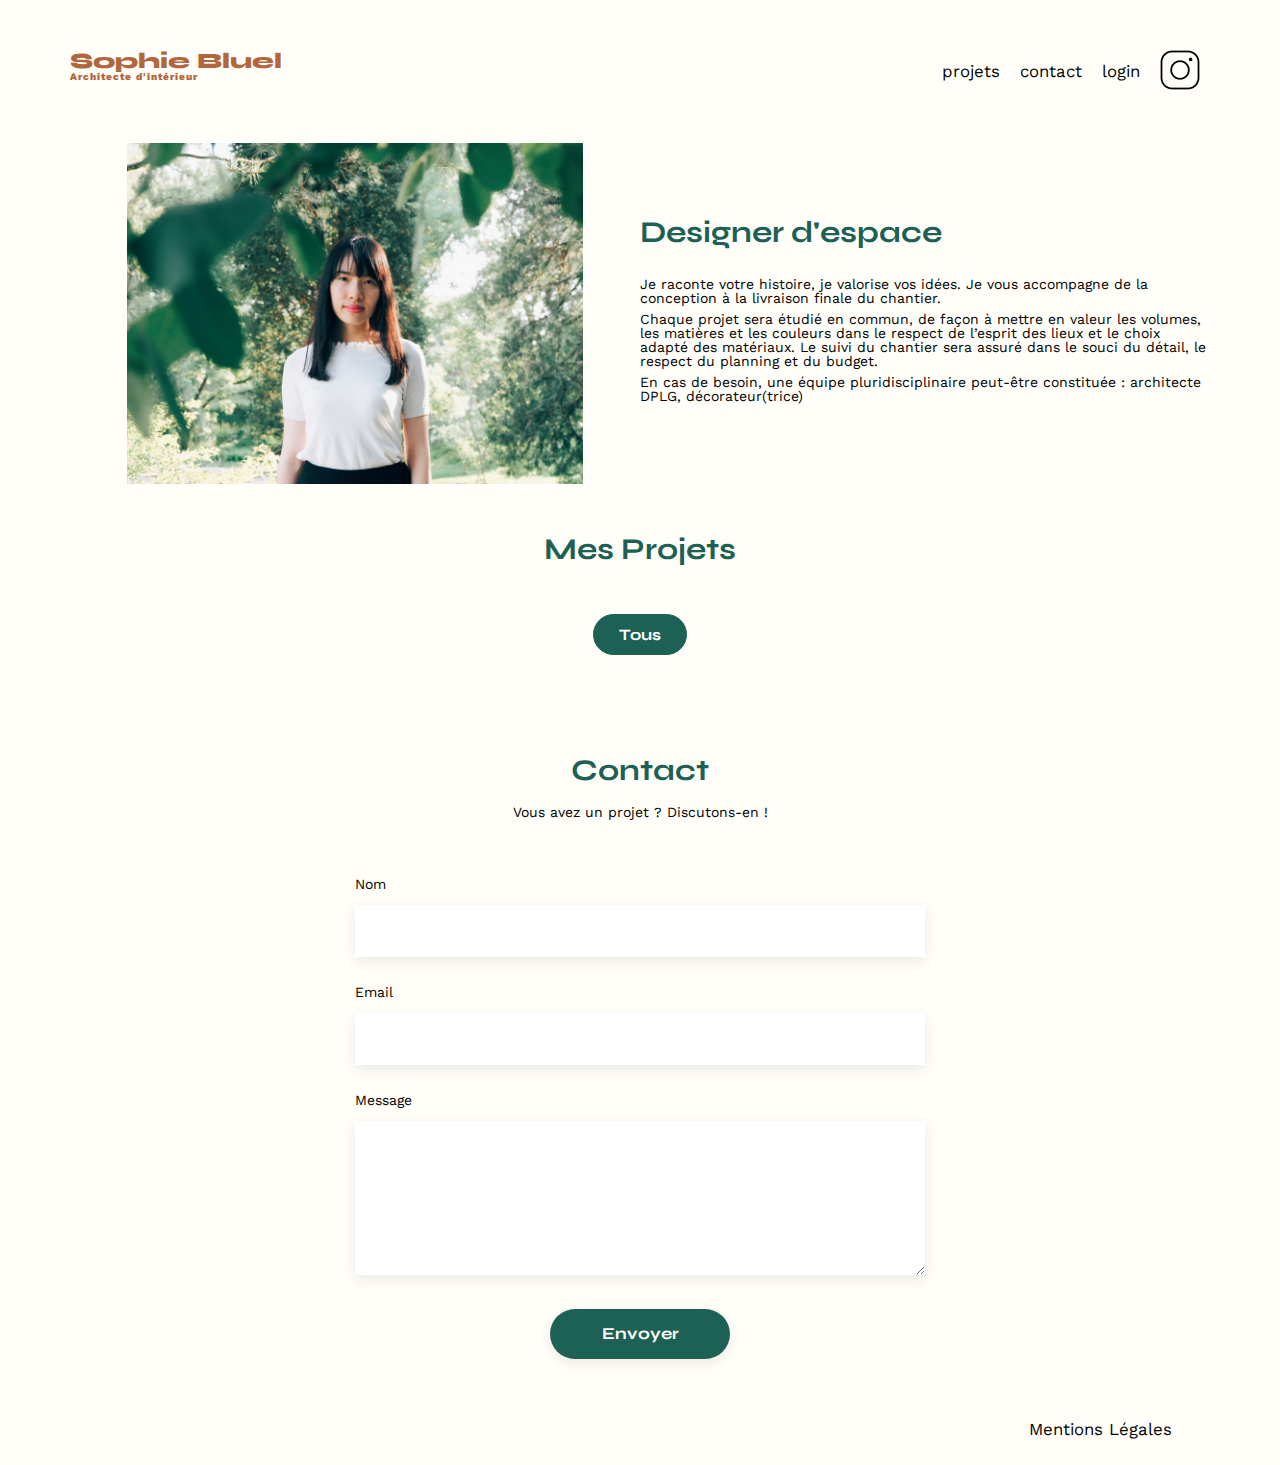
<file: FrontEnd/index.html>
<!DOCTYPE html>
<html lang="fr">
<head>
	<meta charset="UTF-8">
	<title>Sophie Bluel - Architecte d'intérieur</title>
	<meta name="viewport" content="width=device-width, initial-scale=1.0">
	<link rel="preconnect" href="https://fonts.googleapis.com">
	<link rel="preconnect" href="https://fonts.gstatic.com" crossorigin>
	<link href="https://fonts.googleapis.com/css2?family=Syne:wght@700;800&family=Work+Sans&display=swap" rel="stylesheet">
	<meta name="description" content="">
	<link rel="stylesheet" href="./assets/style.css">
	<script src="index.js" defer></script>
</head>
<body>
<header>
	<h1>Sophie Bluel <span>Architecte d'intérieur</span></h1>
	<nav>
		<ul>
			<li><a href="./index.html#portfolio">projets</a></li>
			<li><a href="./index.html#contact">contact</a></li>
			<li><a href="./login_page/login.html">login</a></li>
			<li><img src="./assets/icons/instagram.png" alt="Instagram"></li>
		</ul>
	</nav>
</header>
<main>
	<section id="introduction">
		<figure>
			<img src="./assets/images/sophie-bluel.png" alt="">
		</figure>
		<article>
			<h2>Designer d'espace</h2>
			<p>Je raconte votre histoire, je valorise vos idées. Je vous accompagne de la conception à la livraison finale du chantier.</p>
			<p>Chaque projet sera étudié en commun, de façon à mettre en valeur les volumes, les matières et les couleurs dans le respect de l’esprit des lieux et le choix adapté des matériaux. Le suivi du chantier sera assuré dans le souci du détail, le respect du planning et du budget.</p>
			<p>En cas de besoin, une équipe pluridisciplinaire peut-être constituée : architecte DPLG, décorateur(trice)</p>
		</article>
	</section>
	<section id="portfolio">
		<h2>Mes Projets</h2>
		<div class="filters">
			<button class="filterBtn filterBtnActive">Tous</button>
		</div>
		<div class="gallery">
			<!--<figure>
				<img src="assets/images/abajour-tahina.png" alt="Abajour Tahina">
				<figcaption>Abajour Tahina</figcaption>
			</figure>-->
		</div>
	</section>
	<section id="contact">
		<h2>Contact</h2>
		<p>Vous avez un projet ? Discutons-en !</p>
		<form action="#" method="post">
			<label for="name">Nom</label>
			<input type="text" name="name" id="name">
			<label for="email">Email</label>
			<input type="email" name="email" id="email">
			<label for="message">Message</label>
			<textarea name="message" id="message" cols="30" rows="10"></textarea>
			<input type="submit" value="Envoyer">
		</form>
	</section>
</main>

<footer>
	<nav>
		<ul>
			<li>Mentions Légales</li>
		</ul>
	</nav>
</footer>
</body>
</html>
</file>
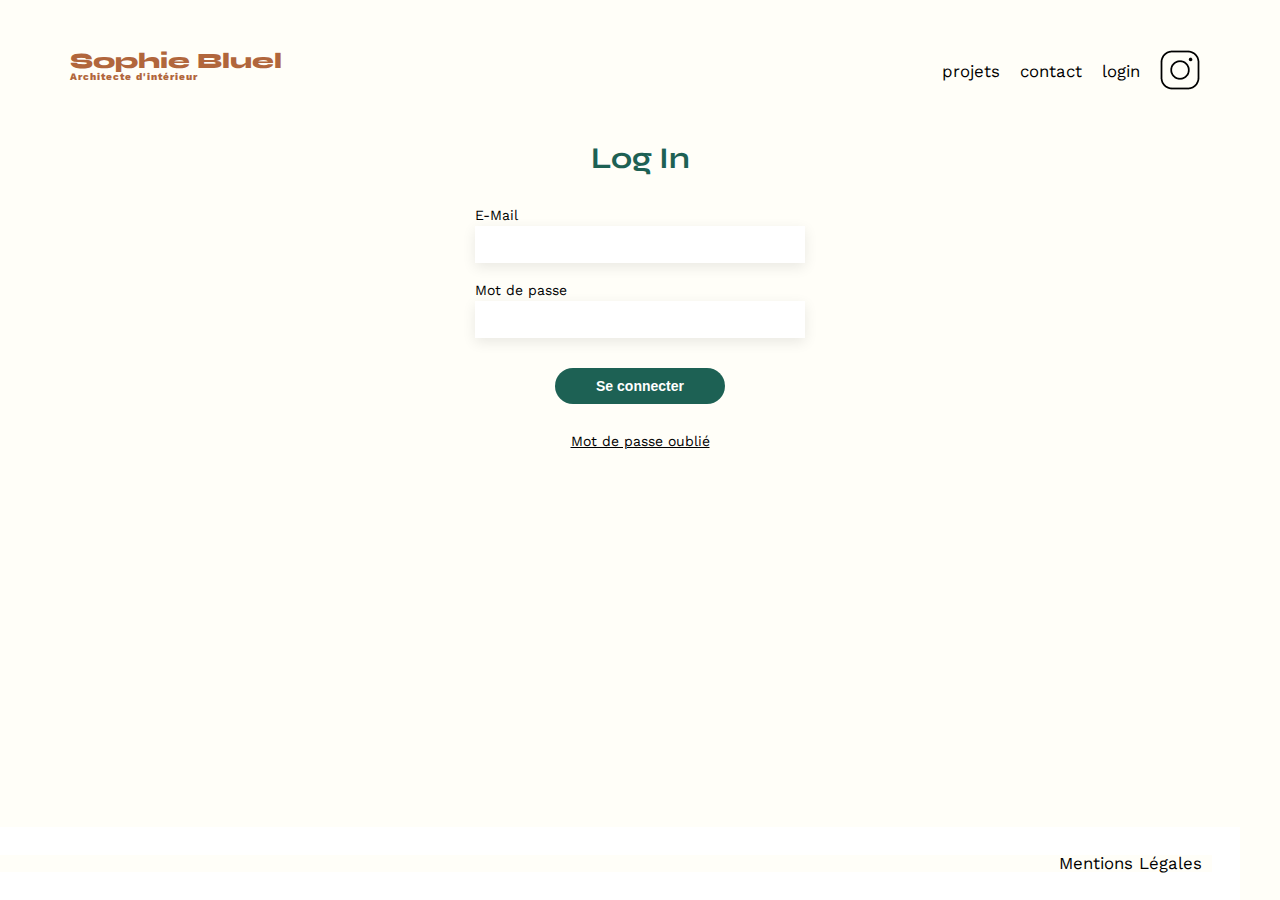
<file: FrontEnd/login_page/login.html>
<!DOCTYPE html>
<html lang="fr">

<head>
    <meta charset="UTF-8">
    <title>Sophie Bluel - Architecte d'intérieur - Login</title>
    <meta name="viewport" content="width=device-width, initial-scale=1.0">
    <link rel="preconnect" href="https://fonts.googleapis.com">
    <link rel="preconnect" href="https://fonts.gstatic.com" crossorigin>
    <link href="https://fonts.googleapis.com/css2?family=Syne:wght@700;800&family=Work+Sans&display=swap"
        rel="stylesheet">
    <meta name="description" content="">
    <link rel="stylesheet" href="../assets/style.css">
    <script src="login.js" defer></script>
</head>

<body>
    <header>
        <h1>Sophie Bluel <span>Architecte d'intérieur</span></h1>
        <nav>
            <ul>
                <li><a href="../index.html#portfolio">projets</a></li>
                <li><a href="../index.html#contact">contact</a></li>
                <li><a href="../login_page/login.html">login</a></li>
                <li><img src="../assets/icons/instagram.png" alt="Instagram"></li>
            </ul>
        </nav>
    </header>

    <main>
        <section id="login">
            <h2 class="login_title">Log In</h2>
            <form class="login-form">
                <div class="login-form_id">
                    <label for="email">E-Mail</label>
                    <input class="login-input" type="email" id="email" name="email" required>
                  </div>
                  <div class="login-form_id">
                    <label for="password">Mot de passe</label>
                    <input class="login-input" type="password" id="password" name="password" required>
                  </div>
                  <div class="login-form_id">
                    <button class="button-login" type="submit">Se connecter</button>
                  </div>
            </form>
            <div class="reset">
              <a class="reset-password" href="#">Mot de passe oublié</a>
            </div>
        </section>
    </main>

    <footer>
        <nav id="footer-login">
            <ul>
                <li>Mentions Légales</li>
            </ul>
        </nav>
    </footer>
</body>

</html>
</file>
<file: FrontEnd/assets/style.css>
/* http://meyerweb.com/eric/tools/css/reset/
   v2.0 | 20110126
   License: none (public domain)
*/

html,
body,
div,
span,
applet,
object,
iframe,
h1,
h2,
h3,
h4,
h5,
h6,
p,
blockquote,
pre,
a,
abbr,
acronym,
address,
big,
cite,
code,
del,
dfn,
em,
img,
ins,
kbd,
q,
s,
samp,
small,
strike,
strong,
sub,
sup,
tt,
var,
b,
u,
i,
center,
dl,
dt,
dd,
ol,
ul,
li,
fieldset,
form,
label,
legend,
table,
caption,
tbody,
tfoot,
thead,
tr,
th,
td,
article,
aside,
canvas,
details,
embed,
figure,
figcaption,
footer,
header,
hgroup,
menu,
nav,
output,
ruby,
section,
summary,
time,
mark,
audio,
video {
	margin: 0;
	padding: 0;
	border: 0;
	font-size: 100%;
	font: inherit;
	vertical-align: baseline;
	background-color: #fffef8;
}

/* HTML5 display-role reset for older browsers */
article,
aside,
details,
figcaption,
figure,
footer,
header,
hgroup,
menu,
nav,
section {
	display: block;
}

body {
	line-height: 1;
}

ol,
ul {
	list-style: none;
}

blockquote,
q {
	quotes: none;
}

blockquote:before,
blockquote:after,
q:before,
q:after {
	content: '';
	content: none;
}

table {
	border-collapse: collapse;
	border-spacing: 0;
}

/** end reset css**/
body {
	max-width: 1140px;
	margin: auto;
	font-family: 'Work Sans';
	font-size: 14px;
}

header {
	display: flex;
	justify-content: space-between;
	margin: 50px 0
}

section {
	margin: 50px 0
}

h1 {
	display: flex;
	flex-direction: column;
	font-family: 'Syne';
	font-size: 22px;
	font-weight: 800;
	color: #B1663C
}

h1>span {
	font-family: 'Work Sans';
	font-size: 10px;
	letter-spacing: 0.1em;
	;
}

h2 {
	font-family: 'Syne';
	font-weight: 700;
	font-size: 30px;
	color: #1D6154
}

nav ul {
	display: flex;
	align-items: center;
	list-style-type: none;

}

nav li {
	padding: 0 10px;
	font-size: 1.2em;
}

nav li a {
	font: work sans;
	color: black;
	text-decoration: none;
}

li a:hover {
	color: #B1663C;
}

#introduction {
	display: flex;
	align-items: center;
}

#introduction figure {
	flex: 1
}

#introduction img {
	display: block;
	margin: auto;
	width: 80%;
}

#introduction article {
	flex: 1
}

#introduction h2 {
	margin-bottom: 1em;
}

#introduction p {
	margin-bottom: 0.5em;
}

#portfolio h2 {
	text-align: center;
	margin-bottom: 1em;
}

.filters {
	display: flex;
	flex-direction: row;
	gap: 10px;
	margin: 50px auto;
	justify-content: center;
	margin-top: 50px;
}

.filterBtn {
	border-radius: 60px;
	padding: 10px 25px;
	font-family: "Syne";
	font-size: 16px;
	font-weight: 700;
	border: 1px solid #1d6154;
	color: #1d6154;
	background: none;
}

.filterBtnActive {
	background-color: #1D6154;
	color: #ffffff;
}

.gallery {
	width: 100%;
	display: grid;
	grid-template-columns: 1fr 1fr 1fr;
	grid-column-gap: 20px;
	grid-row-gap: 20px;
}

.gallery img {
	width: 100%;

}

#contact {
	width: 50%;
	margin: auto;
}

#contact>* {
	text-align: center;

}

#contact h2 {
	margin-bottom: 20px;
}

#contact form {
	text-align: left;
	margin-top: 30px;
	display: flex;
	flex-direction: column;
}

#contact input {
	height: 50px;
	font-size: 1.2em;
	border: none;
	box-shadow: 0px 4px 14px rgba(0, 0, 0, 0.09);
}

#contact label {
	margin: 2em 0 1em 0;
}

#contact textarea {
	border: none;
	box-shadow: 0px 4px 14px rgba(0, 0, 0, 0.09);
}

input[type="submit"] {
	font-family: 'Syne';
	font-weight: 700;
	color: white;
	background-color: #1D6154;
	margin: 2em auto;
	width: 180px;
	text-align: center;
	border-radius: 60px;
}

footer nav ul {
	display: flex;
	justify-content: flex-end;
	margin: 2em
}

/**************** Login *****************/

.login_title {
	display: flex;
	flex-direction: column;
	align-items: center;
	padding-bottom: 35px;
}

.login-form {
	display: flex;
	align-items: center;
	flex-direction: column;
}

.login-form_id {
	display: flex;
	flex-direction: column;
	align-items: flex-start;
	margin-bottom: 20px;
}

.login-input {
	padding: 5px;
	margin-top: 4px;
	background: #FFF;
	box-shadow: 0px 4px 14px 0px rgba(0, 0, 0, 0.09);
	border: none;
	width: 320px;
	height: 27px;
}

.button-login {
	font-weight: 700;
	font-size: 14px;
	border-radius: 60px;
	background: #1D6154;
	border: none;
	padding: 10px;
	color: #FFF;
	width: 170px;
	margin-top: 10px;
}

.button-login:hover,
.button-login:focus {
	text-decoration: none;
	cursor: pointer;
}

.reset {
	display: flex;
	justify-content: center;
	margin-top: 10px;
}

.reset-password {
	color: #000;
}

#footer-login {
	background-color: #FFF;
	position: fixed;
	bottom: 0;
	left: -40px;
	width: 100%;
}
</file>
